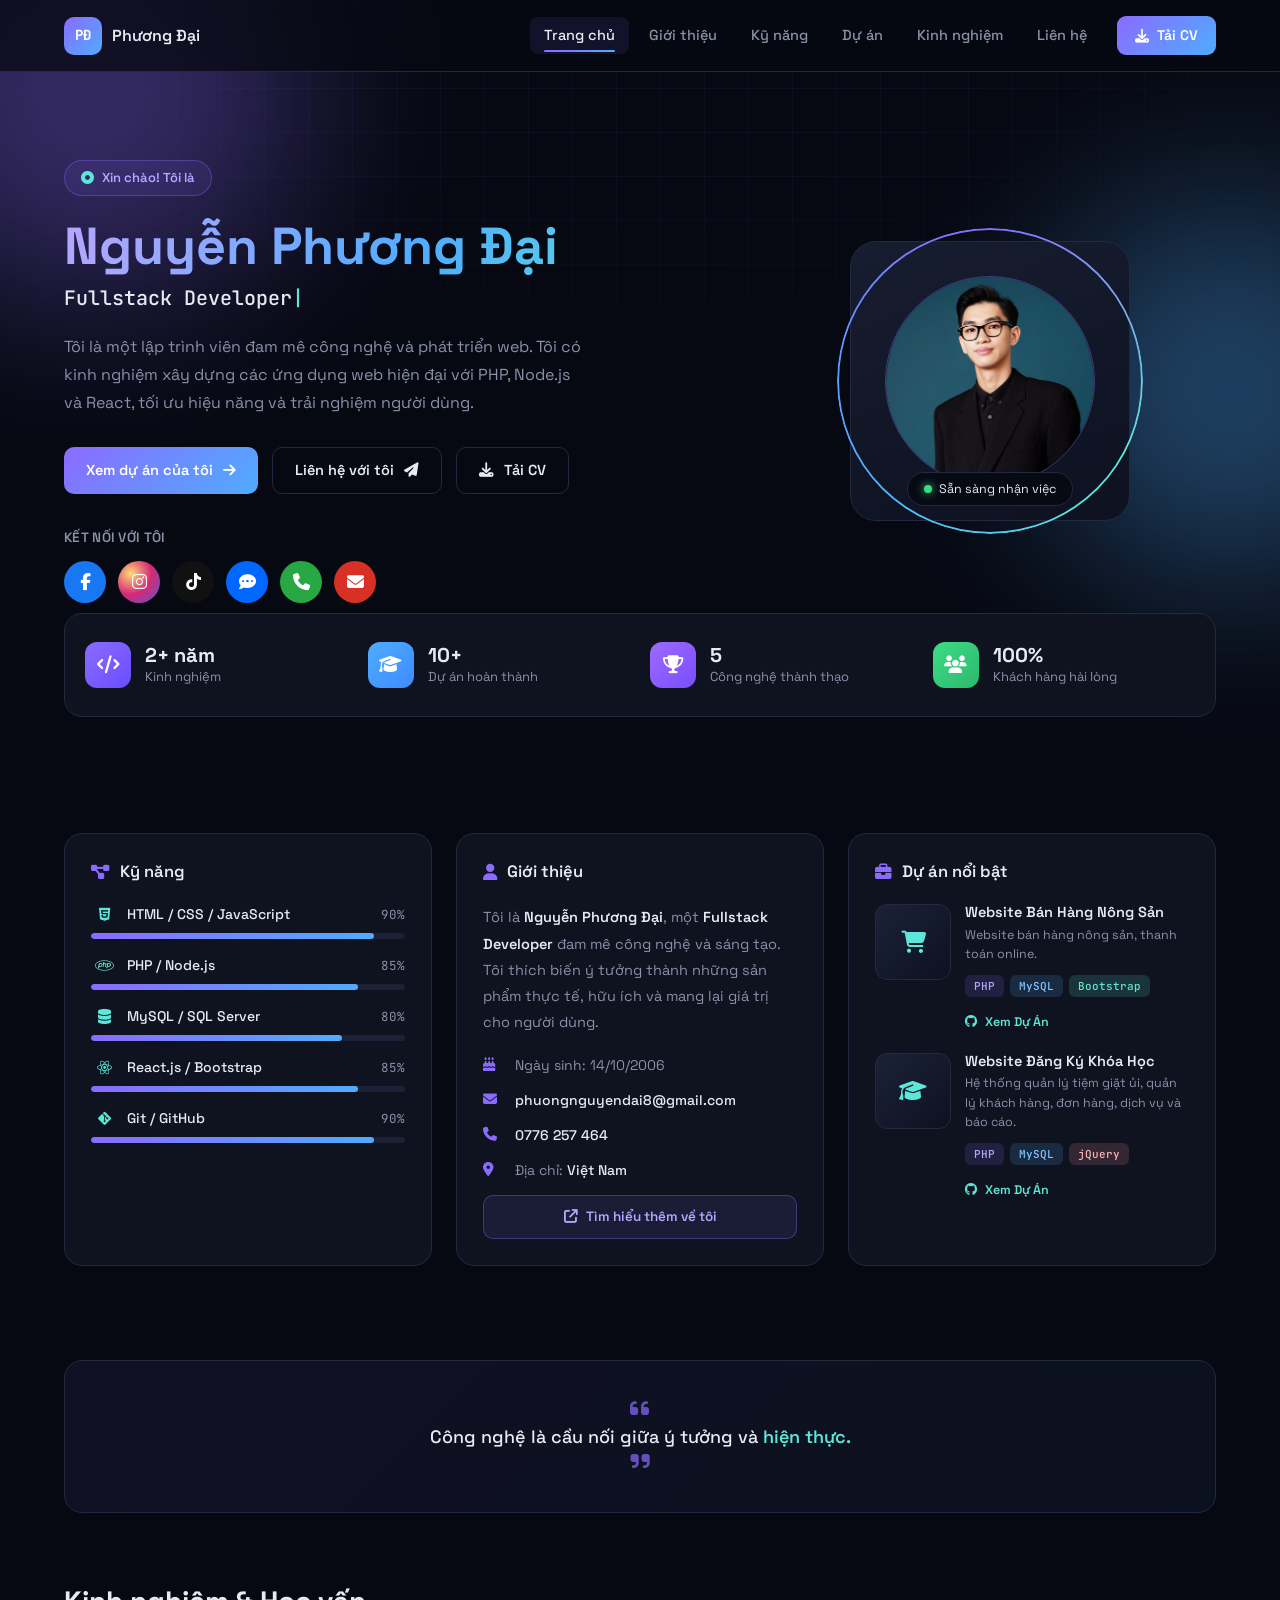
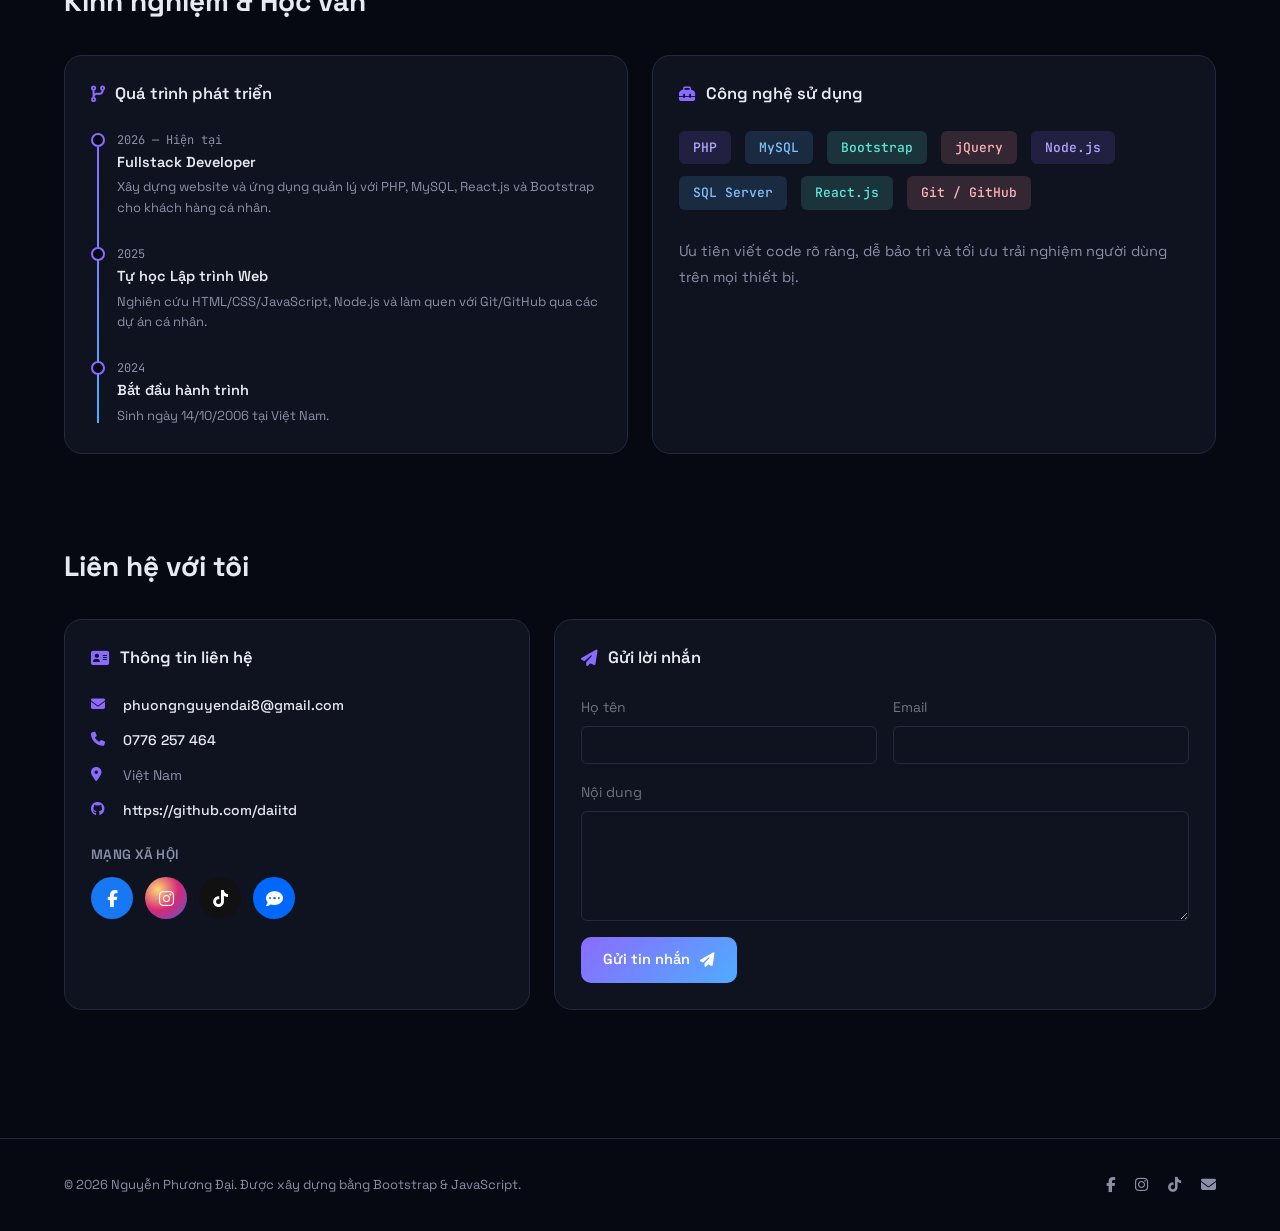
<file: phuongdai.html>
<!DOCTYPE html>
<html lang="vi">
<head>
<meta charset="UTF-8">
<meta name="viewport" content="width=device-width, initial-scale=1.0">
<title>Nguyễn Phương Đại | Fullstack Developer</title>

<!-- ===== SEO: Meta Description & Keywords ===== -->
<meta name="description" content="Portfolio của Nguyễn Phương Đại – Fullstack Developer tại Việt Nam. Chuyên PHP, Node.js, React.js, MySQL. Sẵn sàng nhận dự án web thương mại điện tử và ứng dụng quản lý.">
<meta name="keywords" content="Nguyễn Phương Đại, Fullstack Developer, PHP Developer, Node.js, React.js, MySQL, lập trình web Việt Nam, web developer, portfolio">
<meta name="author" content="Nguyễn Phương Đại">
<meta name="robots" content="index, follow">
<link rel="canonical" href="https://nguyenphuongdai.dev/">

<!-- ===== SEO: Open Graph (Facebook / Zalo share preview) ===== -->
<meta property="og:type" content="website">
<meta property="og:url" content="https://nguyenphuongdai.dev/">
<meta property="og:title" content="Nguyễn Phương Đại | Fullstack Developer">
<meta property="og:description" content="Fullstack Developer chuyên PHP, Node.js, React.js và MySQL. Xây dựng website hiện đại, tối ưu hiệu năng và trải nghiệm người dùng.">
<meta property="og:image" content="https://scontent.fsgn2-10.fna.fbcdn.net/v/t39.30808-6/500229909_721715650208728_3197551503493322333_n.jpg?stp=dst-jpg_tt6&cstp=mx1024x1024&ctp=s1024x1024&_nc_cat=109&ccb=1-7&_nc_sid=6ee11a&_nc_ohc=3MY7QlOuBbUQ7kNvwGScXfo&_nc_oc=Ado2bfHCLdO9o0dUpKKwvbN1XlHoEf5w-t3Xe3pUCOfRts__o8zXFtuVkL2vQH-HUmMyAVTdxhObdK-RU1EZwzqC&_nc_zt=23&_nc_ht=scontent.fsgn2-10.fna&_nc_gid=IA-P1Z6-YWDeCfZ_MUcY0Q&_nc_ss=7b2a8&oh=00_AQENaQy4LOSr6bm3wAV6KxqpTa7KUhFKQJaImWhET2qKjw&oe=6A82243A">
<meta property="og:image:width" content="1024">
<meta property="og:image:height" content="1024">
<meta property="og:locale" content="vi_VN">
<meta property="og:site_name" content="Nguyễn Phương Đại Portfolio">

<!-- ===== SEO: Twitter Card ===== -->
<meta name="twitter:card" content="summary_large_image">
<meta name="twitter:title" content="Nguyễn Phương Đại | Fullstack Developer">
<meta name="twitter:description" content="Fullstack Developer chuyên PHP, Node.js, React.js và MySQL. Xây dựng website hiện đại, tối ưu trải nghiệm người dùng.">
<meta name="twitter:image" content="https://scontent.fsgn2-10.fna.fbcdn.net/v/t39.30808-6/500229909_721715650208728_3197551503493322333_n.jpg?stp=dst-jpg_tt6&cstp=mx1024x1024&ctp=s1024x1024&_nc_cat=109&ccb=1-7&_nc_sid=6ee11a&_nc_ohc=3MY7QlOuBbUQ7kNvwGScXfo&_nc_oc=Ado2bfHCLdO9o0dUpKKwvbN1XlHoEf5w-t3Xe3pUCOfRts__o8zXFtuVkL2vQH-HUmMyAVTdxhObdK-RU1EZwzqC&_nc_zt=23&_nc_ht=scontent.fsgn2-10.fna&_nc_gid=IA-P1Z6-YWDeCfZ_MUcY0Q&_nc_ss=7b2a8&oh=00_AQENaQy4LOSr6bm3wAV6KxqpTa7KUhFKQJaImWhET2qKjw&oe=6A82243A">

<!-- ===== SEO: JSON-LD Structured Data (Person schema) ===== -->
<script type="application/ld+json">
{
  "@context": "https://schema.org",
  "@type": "Person",
  "name": "Nguyễn Phương Đại",
  "jobTitle": "Fullstack Developer",
  "url": "https://nguyenphuongdai.dev/",
  "email": "phuongnguyendai8@gmail.com",
  "telephone": "+84776257464",
  "address": {
    "@type": "PostalAddress",
    "addressCountry": "VN"
  },
  "sameAs": [
    "https://www.facebook.com/NguyenPhuongDaii",
    "https://www.instagram.com/nguy.enphuongdai/",
    "https://www.tiktok.com/@daipro1245",
    "https://github.com/daiitd"
  ],
  "knowsAbout": ["PHP", "Node.js", "React.js", "MySQL", "Bootstrap", "JavaScript", "Git"]
}
</script>

<!-- ===== SEO: Favicon placeholder (thay bằng file thật trên hosting) ===== -->
<link rel="icon" type="image/png" href="/favicon.png">
<link rel="apple-touch-icon" href="/apple-touch-icon.png">

<!-- ===== Performance: Preconnect third-party domains ===== -->
<link rel="preconnect" href="https://cdnjs.cloudflare.com" crossorigin>
<link rel="preconnect" href="https://cdn.jsdelivr.net" crossorigin>
<link rel="preconnect" href="https://code.jquery.com" crossorigin>

<link rel="stylesheet" href="https://cdnjs.cloudflare.com/ajax/libs/font-awesome/6.5.0/css/all.min.css">
<link rel="stylesheet" href="https://cdn.jsdelivr.net/npm/bootstrap@5.3.3/dist/css/bootstrap.min.css">
<link rel="preconnect" href="https://fonts.googleapis.com">
<link href="https://fonts.googleapis.com/css2?family=Space+Grotesk:wght@400;500;600;700&family=JetBrains+Mono:wght@400;500;600&display=swap" rel="stylesheet">
<style>
:root{
  --bg-void:#070912;
  --bg-panel:#0f1320;
  --bg-panel-hi:#141a2b;
  --line:#232a3f;
  --violet:#8b6bff;
  --blue:#4facfe;
  --cyan:#5ee7d8;
  --text:#e8eaf3;
  --muted:#8a90a8;
  --success:#3ddc84;
}
*{box-sizing:border-box;}
html{scroll-behavior:smooth;}
body{
  background:var(--bg-void);
  color:var(--text);
  font-family:'Space Grotesk', Arial, sans-serif;
  overflow-x:hidden;
}
.mono{font-family:'JetBrains Mono', monospace;}
/* ambient grid backdrop */
body::before{
  content:"";
  position:fixed; inset:0;
  background-image:
    linear-gradient(rgba(139,107,255,0.06) 1px, transparent 1px),
    linear-gradient(90deg, rgba(139,107,255,0.06) 1px, transparent 1px);
  background-size:44px 44px;
  mask-image:radial-gradient(ellipse 80% 60% at 50% 0%, #000 30%, transparent 75%);
  pointer-events:none;
  z-index:0;
}
.glow-orb{
  position:fixed; border-radius:50%; filter:blur(90px); opacity:.35; z-index:0; pointer-events:none;
}
.orb-a{width:420px;height:420px; top:-120px; left:-120px; background:var(--violet);}
.orb-b{width:380px;height:380px; top:200px; right:-140px; background:var(--blue);}
.container-xl-custom{max-width:1200px; margin:0 auto; padding:0 24px; position:relative; z-index:1;}
/* NAVBAR */
.navbar-custom{
  position:sticky; top:0; z-index:50;
  background:rgba(7,9,18,0.75);
  backdrop-filter:blur(14px);
  border-bottom:1px solid var(--line);
}
.navbar-inner{
  max-width:1200px; margin:0 auto; padding:16px 24px;
  display:flex; align-items:center; justify-content:space-between;
}
.brand{display:flex; align-items:center; gap:10px; text-decoration:none;}
.brand-mark{
  width:38px; height:38px; border-radius:10px;
  background:linear-gradient(135deg, var(--violet), var(--blue));
  display:flex; align-items:center; justify-content:center;
  font-family:'JetBrains Mono', monospace; font-weight:700; font-size:14px; color:#fff;
}
.brand-name{color:var(--text); font-weight:600; font-size:16px;}
.nav-links{display:flex; gap:6px; align-items:center;}
.nav-links a{
  color:var(--muted); text-decoration:none; font-size:14.5px; font-weight:500;
  padding:8px 14px; border-radius:8px; transition:.2s;
  position:relative;
}
.nav-links a:hover, .nav-links a.active{color:var(--text); background:rgba(139,107,255,0.1);}
.nav-links a.active::after{
  content:""; position:absolute; left:14px; right:14px; bottom:2px; height:2px;
  background:linear-gradient(90deg,var(--violet),var(--blue)); border-radius:2px;
}
.btn-cv{
  background:linear-gradient(135deg, var(--violet), var(--blue));
  color:#fff; border:none; padding:9px 18px; border-radius:9px;
  font-size:14px; font-weight:600; text-decoration:none;
  display:inline-flex; align-items:center; gap:8px;
  transition:transform .2s, box-shadow .2s;
}
.btn-cv:hover{transform:translateY(-2px); box-shadow:0 10px 24px rgba(139,107,255,0.35); color:#fff;}
.nav-toggle{display:none; background:none; border:none; color:var(--text); font-size:22px;}
/* HERO */
.hero{padding:88px 0 56px; position:relative;}
.badge-hello{
  display:inline-flex; align-items:center; gap:8px;
  background:rgba(139,107,255,0.1); border:1px solid rgba(139,107,255,0.35);
  color:#b6a6ff; font-size:13px; font-weight:600; padding:7px 16px; border-radius:999px;
  margin-bottom:22px;
}
.badge-hello i{color:var(--cyan);}
.hero-name{
  font-size:52px; font-weight:700; line-height:1.1; margin:0 0 8px;
  background:linear-gradient(100deg, #b6a6ff 0%, var(--blue) 55%, var(--cyan) 100%);
  -webkit-background-clip:text; background-clip:text; color:transparent;
}
.hero-role{
  font-family:'JetBrains Mono', monospace; font-size:20px; color:var(--text); font-weight:500;
  margin-bottom:20px; min-height:28px;
}
.hero-role .cursor{color:var(--cyan); animation:blink 1s step-end infinite;}
@keyframes blink{50%{opacity:0;}}
.hero-desc{color:var(--muted); font-size:16px; line-height:1.75; max-width:520px; margin-bottom:30px;}
.hero-cta{display:flex; gap:14px; flex-wrap:wrap; margin-bottom:34px;}
.btn-primary-glow{
  background:linear-gradient(135deg, var(--violet), var(--blue));
  border:none; color:#fff; padding:12px 22px; border-radius:10px; font-weight:600; font-size:14.5px;
  display:inline-flex; align-items:center; gap:10px; text-decoration:none; transition:.2s;
}
.btn-primary-glow:hover{transform:translateY(-2px); box-shadow:0 12px 28px rgba(139,107,255,0.4); color:#fff;}
.btn-outline-ghost{
  background:transparent; border:1px solid var(--line); color:var(--text);
  padding:12px 22px; border-radius:10px; font-weight:600; font-size:14.5px;
  display:inline-flex; align-items:center; gap:10px; text-decoration:none; transition:.2s;
}
.btn-outline-ghost:hover{border-color:var(--violet); color:var(--violet); transform:translateY(-2px);}
.connect-label{color:var(--muted); font-size:13.5px; margin-bottom:12px; font-weight:600; letter-spacing:.3px;}
.social-row{display:flex; gap:12px; flex-wrap:wrap;}
.social-circle{
  width:42px; height:42px; border-radius:50%; display:flex; align-items:center; justify-content:center;
  color:#fff; font-size:17px; text-decoration:none; transition:transform .2s, box-shadow .2s;
}
.social-circle:hover{transform:translateY(-3px) scale(1.06);}
.sc-fb{background:#1877f2;}
.sc-ig{background:radial-gradient(circle at 30% 30%, #feda75, #d62976, #4f5bd5);}
.sc-tt{background:#111;}
.sc-zl{background:#0068ff;}
.sc-ph{background:#28a745;}
.sc-gm{background:#d93025;}
/* avatar card */
.avatar-wrap{position:relative; display:flex; align-items:center; justify-content:center; padding:20px;}
.avatar-frame{
  position:relative; width:280px; height:280px; border-radius:26px;
  background:linear-gradient(160deg, #171d30, #0d1120);
  border:1px solid var(--line);
  display:flex; align-items:center; justify-content:center;
  overflow:visible;
}
.avatar-ring{
  position:absolute; inset:-14px; border-radius:50%;
  border:2px solid transparent;
  background:conic-gradient(from 0deg, var(--violet), var(--cyan), var(--blue), var(--violet)) border-box;
  -webkit-mask:linear-gradient(#000 0 0) padding-box, linear-gradient(#000 0 0);
  -webkit-mask-composite:xor; mask-composite:exclude;
  animation:spin 7s linear infinite;
}
@keyframes spin{to{transform:rotate(360deg);}}
.avatar-image{
  width:210px; height:210px; border-radius:50%;
  object-fit:cover;
  border:1px solid rgba(139,107,255,0.4);
}
.status-pill{
  position:absolute; bottom:14px; left:50%; transform:translateX(-50%);
  background:rgba(7,9,18,0.9); border:1px solid var(--line); backdrop-filter:blur(6px);
  padding:7px 16px; border-radius:999px; font-size:12.5px; display:flex; align-items:center; gap:7px; white-space:nowrap;
}
.status-dot{width:8px; height:8px; border-radius:50%; background:var(--success); box-shadow:0 0 8px var(--success);}
/* STATS BAR */
.stats-bar{
  background:var(--bg-panel); border:1px solid var(--line); border-radius:18px;
  padding:28px 20px; margin:10px 0 60px;
  display:grid; grid-template-columns:repeat(4,1fr); gap:20px;
}
.stat-item{display:flex; align-items:center; gap:14px;}
.stat-icon{
  width:46px; height:46px; border-radius:12px; flex:none;
  display:flex; align-items:center; justify-content:center; font-size:18px; color:#fff;
}
.stat-num{font-size:20px; font-weight:700; color:var(--text); line-height:1.2;}
.stat-label{font-size:13px; color:var(--muted);}
/* PANEL CARDS */
.panel{
  background:var(--bg-panel); border:1px solid var(--line); border-radius:18px; padding:26px;
  height:100%;
}
.panel-head{display:flex; align-items:center; justify-content:between; justify-content:space-between; margin-bottom:20px;}
.panel-title{display:flex; align-items:center; gap:10px; font-size:16.5px; font-weight:600; margin:0;}
.panel-title i{color:var(--violet);}
.panel-link{color:var(--blue); font-size:13px; text-decoration:none; font-weight:600;}
.panel-link:hover{color:var(--cyan);}
.skill-row{margin-bottom:16px;}
.skill-row:last-child{margin-bottom:0;}
.skill-top{display:flex; align-items:center; gap:10px; margin-bottom:8px;}
.skill-icon{width:26px; text-align:center; color:var(--cyan); font-size:15px;}
.skill-name{flex:1; font-size:14px; font-weight:500;}
.skill-pct{font-family:'JetBrains Mono',monospace; font-size:12.5px; color:var(--muted);}
.skill-track{height:6px; background:#1b2136; border-radius:99px; overflow:hidden;}
.skill-fill{height:100%; border-radius:99px; width:0%; background:linear-gradient(90deg,var(--violet),var(--blue)); transition:width 1.2s cubic-bezier(.3,.9,.2,1);}
.about-text{color:var(--muted); font-size:14.5px; line-height:1.8; margin-bottom:20px;}
.about-text b{color:var(--text); font-weight:600;}
.info-row{display:flex; align-items:flex-start; gap:12px; margin-bottom:14px; font-size:14px;}
.info-row i{width:20px; color:var(--violet); margin-top:2px;}
.info-row span{color:var(--muted);}
.info-row a{color:var(--text); text-decoration:none; font-weight:500;}
.info-row a:hover{color:var(--cyan);}
.btn-more{
  width:100%; background:rgba(139,107,255,0.1); border:1px solid rgba(139,107,255,0.35);
  color:#b6a6ff; padding:11px; border-radius:10px; font-size:13.5px; font-weight:600;
  display:flex; align-items:center; justify-content:center; gap:8px; text-decoration:none; transition:.2s;
}
.btn-more:hover{background:rgba(139,107,255,0.2); color:#fff;}
.project-card{display:flex; gap:14px; margin-bottom:20px;}
.project-card:last-child{margin-bottom:0;}
.project-thumb{
  width:76px; height:76px; border-radius:12px; flex:none;
  background:linear-gradient(135deg,#1b2138,#0d1120); border:1px solid var(--line);
  display:flex; align-items:center; justify-content:center; font-size:22px; color:var(--cyan);
}
.project-name{font-size:14.5px; font-weight:600; margin-bottom:4px;}
.project-desc{font-size:12.5px; color:var(--muted); line-height:1.55; margin-bottom:8px;}
.project-actions a{
  display:inline-flex; align-items:center; gap:8px; font-size:12.5px;
  color:var(--cyan); text-decoration:none; font-weight:600;
}
.project-actions a:hover{color:#a3fcff;}
.tag{
  display:inline-block; font-size:11px; font-family:'JetBrains Mono',monospace; font-weight:500;
  padding:3px 9px; border-radius:6px; margin-right:6px; margin-bottom:4px;
}
.tag-php{background:rgba(139,107,255,0.15); color:#b6a6ff;}
.tag-sql{background:rgba(79,172,254,0.15); color:#7fc6ff;}
.tag-bs{background:rgba(94,231,216,0.15); color:#5ee7d8;}
.tag-jq{background:rgba(255,154,158,0.15); color:#ffb3b6;}
/* QUOTE */
.quote-band{
  border:1px solid var(--line); border-radius:18px; padding:36px 30px; text-align:center;
  background:linear-gradient(135deg, rgba(139,107,255,0.08), rgba(79,172,254,0.05));
  margin:70px 0 0;
}
.quote-band .fa-quote-left, .quote-band .fa-quote-right{color:var(--violet); font-size:22px; opacity:.7;}
.quote-text{font-size:18px; font-weight:500; margin:0; color:var(--text);}
.quote-text .hl{color:var(--cyan); font-weight:600;}
/* EXPERIENCE timeline */
.timeline{position:relative; padding-left:26px;}
.timeline::before{content:""; position:absolute; left:6px; top:4px; bottom:4px; width:2px; background:linear-gradient(var(--violet),var(--blue));}
.tl-item{position:relative; padding-bottom:26px;}
.tl-item:last-child{padding-bottom:0;}
.tl-dot{position:absolute; left:-26px; top:2px; width:14px; height:14px; border-radius:50%; background:var(--bg-void); border:2px solid var(--violet);}
.tl-time{font-family:'JetBrains Mono',monospace; font-size:12px; color:var(--muted); margin-bottom:3px;}
.tl-title{font-size:14.5px; font-weight:600; margin-bottom:4px;}
.tl-desc{font-size:13px; color:var(--muted); line-height:1.6;}
/* FOOTER */
.site-footer{border-top:1px solid var(--line); margin-top:80px; padding:34px 0; position:relative; z-index:1;}
.footer-inner{display:flex; align-items:center; justify-content:space-between; flex-wrap:wrap; gap:14px;}
.footer-text{color:var(--muted); font-size:13px;}
.footer-social a{color:var(--muted); margin-left:16px; font-size:15px; text-decoration:none; transition:.2s;}
.footer-social a:hover{color:var(--cyan);}
section{scroll-margin-top:90px;}
.section-label{
  font-family:'JetBrains Mono',monospace; font-size:12.5px; color:var(--cyan); letter-spacing:1.5px;
  text-transform:uppercase; margin-bottom:8px; display:block;
}
.section-heading{font-size:28px; font-weight:700; margin-bottom:36px;}
@media (max-width: 991px){
  .nav-links{display:none;}
  .nav-toggle{display:block;}
  .hero-name{font-size:38px;}
  .stats-bar{grid-template-columns:repeat(2,1fr);}
  .avatar-frame{width:220px; height:220px;}
  .avatar-initials{width:170px; height:170px; font-size:44px;}
}
@media (max-width:576px){
  .stats-bar{grid-template-columns:1fr;}
}
</style>
</head>
<body>
<div class="glow-orb orb-a"></div>
<div class="glow-orb orb-b"></div>
<!-- NAVBAR -->
<nav class="navbar-custom" aria-label="Điều hướng chính">
  <div class="navbar-inner">
    <a href="#home" class="brand" aria-label="Trang chủ Nguyễn Phương Đại">
      <span class="brand-mark">PĐ</span>
      <span class="brand-name">Phương Đại</span>
    </a>
    <div class="d-flex align-items-center gap-3">
      <div class="nav-links" id="navLinks">
        <a href="#home" class="nav-link-item active">Trang chủ</a>
        <a href="#about" class="nav-link-item">Giới thiệu</a>
        <a href="#skills" class="nav-link-item">Kỹ năng</a>
        <a href="#projects" class="nav-link-item">Dự án</a>
        <a href="#experience" class="nav-link-item">Kinh nghiệm</a>
        <a href="#contact" class="nav-link-item">Liên hệ</a>
      </div>
      <a href="NguyenPhuongDai.pdf" download="NguyenPhuongDai_CV.pdf" class="btn-cv d-none d-lg-inline-flex"><i class="fas fa-download" aria-hidden="true"></i> Tải CV</a>
      <button class="nav-toggle d-lg-none" aria-label="Mở menu"><i class="fas fa-bars" aria-hidden="true"></i></button>
    </div>
  </div>
</nav>
<div class="container-xl-custom">
  <!-- HERO -->
  <section id="home" class="hero">
    <div class="row align-items-center g-5">
      <div class="col-lg-7">
        <span class="badge-hello"><i class="fas fa-circle-dot" aria-hidden="true"></i> Xin chào! Tôi là</span>
        <h1 class="hero-name">Nguyễn Phương Đại</h1>
        <div class="hero-role" id="typedRole" aria-label="Fullstack Developer">Fullstack Developer<span class="cursor" aria-hidden="true">|</span></div>
        <p class="hero-desc">
          Tôi là một lập trình viên đam mê công nghệ và phát triển web. Tôi có kinh nghiệm xây dựng
          các ứng dụng web hiện đại với PHP, Node.js và React, tối ưu hiệu năng và trải nghiệm người dùng.
        </p>
        <div class="hero-cta">
          <a href="#projects" class="btn-primary-glow">Xem dự án của tôi <i class="fas fa-arrow-right" aria-hidden="true"></i></a>
          <a href="#contact" class="btn-outline-ghost">Liên hệ với tôi <i class="fas fa-paper-plane" aria-hidden="true"></i></a>
          <a href="NguyenPhuongDai.pdf" download="NguyenPhuongDai_CV.pdf" class="btn-outline-ghost"><i class="fas fa-download" aria-hidden="true"></i> Tải CV</a>
        </div>
        <div class="connect-label">KẾT NỐI VỚI TÔI</div>
        <div class="social-row">
          <a href="https://www.facebook.com/NguyenPhuongDaii" target="_blank" rel="noopener noreferrer" class="social-circle sc-fb" title="Facebook Nguyễn Phương Đại" aria-label="Facebook"><i class="fab fa-facebook-f" aria-hidden="true"></i></a>
          <a href="https://www.instagram.com/nguy.enphuongdai/" target="_blank" rel="noopener noreferrer" class="social-circle sc-ig" title="Instagram Nguyễn Phương Đại" aria-label="Instagram"><i class="fab fa-instagram" aria-hidden="true"></i></a>
          <a href="https://www.tiktok.com/@daipro1245" target="_blank" rel="noopener noreferrer" class="social-circle sc-tt" title="TikTok" aria-label="TikTok"><i class="fab fa-tiktok" aria-hidden="true"></i></a>
          <a href="https://zalo.me/0776257464" target="_blank" rel="noopener noreferrer" class="social-circle sc-zl" title="Zalo" aria-label="Zalo"><i class="fas fa-comment-dots" aria-hidden="true"></i></a>
          <a href="tel:0776257464" class="social-circle sc-ph" title="Gọi điện" aria-label="Gọi điện"><i class="fas fa-phone" aria-hidden="true"></i></a>
          <a href="mailto:phuongnguyendai8@gmail.com" class="social-circle sc-gm" title="Gmail" aria-label="Gửi email"><i class="fas fa-envelope" aria-hidden="true"></i></a>
        </div>
      </div>
      <div class="col-lg-5">
        <div class="avatar-wrap">
          <div class="avatar-frame">
            <div class="avatar-ring" aria-hidden="true"></div>
            <img src="anhquachinhsua.png"
              alt="Ảnh đại diện Nguyễn Phương Đại – Fullstack Developer"
              class="avatar-image"
              width="210" height="210"
              loading="eager">
            <div class="status-pill"><span class="status-dot" aria-hidden="true"></span> Sẵn sàng nhận việc</div>
          </div>
        </div>
      </div>
    </div>
    <!-- STATS -->
    <div class="stats-bar" aria-label="Thống kê kinh nghiệm">
      <div class="stat-item">
        <div class="stat-icon" style="background:linear-gradient(135deg,#8b6bff,#6a4dff);" aria-hidden="true"><i class="fas fa-code"></i></div>
        <div><div class="stat-num"><span class="counter" data-target="2">0</span>+ năm</div><div class="stat-label">Kinh nghiệm</div></div>
      </div>
      <div class="stat-item">
        <div class="stat-icon" style="background:linear-gradient(135deg,#4facfe,#3d8bff);" aria-hidden="true"><i class="fas fa-graduation-cap"></i></div>
        <div><div class="stat-num"><span class="counter" data-target="10">0</span>+</div><div class="stat-label">Dự án hoàn thành</div></div>
      </div>
      <div class="stat-item">
        <div class="stat-icon" style="background:linear-gradient(135deg,#9d6bff,#7a4dff);" aria-hidden="true"><i class="fas fa-trophy"></i></div>
        <div><div class="stat-num"><span class="counter" data-target="5">0</span></div><div class="stat-label">Công nghệ thành thạo</div></div>
      </div>
      <div class="stat-item">
        <div class="stat-icon" style="background:linear-gradient(135deg,#3ddc84,#2bb96e);" aria-hidden="true"><i class="fas fa-users"></i></div>
        <div><div class="stat-num"><span class="counter" data-target="100">0</span>%</div><div class="stat-label">Khách hàng hài lòng</div></div>
      </div>
    </div>
  </section>
  <!-- MAIN GRID: SKILLS / ABOUT / PROJECTS -->
  <div class="row g-4 pb-4">
    <div class="col-lg-4">
      <div id="skills" class="panel">
        <div class="panel-head">
          <p class="panel-title"><i class="fas fa-diagram-project" aria-hidden="true"></i> Kỹ năng</p>
        </div>
        <div class="skill-row">
          <div class="skill-top"><i class="fab fa-html5 skill-icon" aria-hidden="true"></i><span class="skill-name">HTML / CSS / JavaScript</span><span class="skill-pct">90%</span></div>
          <div class="skill-track"><div class="skill-fill" data-width="90" role="progressbar" aria-valuenow="90" aria-valuemin="0" aria-valuemax="100" aria-label="HTML/CSS/JavaScript 90%"></div></div>
        </div>
        <div class="skill-row">
          <div class="skill-top"><i class="fab fa-php skill-icon" aria-hidden="true"></i><span class="skill-name">PHP / Node.js</span><span class="skill-pct">85%</span></div>
          <div class="skill-track"><div class="skill-fill" data-width="85" role="progressbar" aria-valuenow="85" aria-valuemin="0" aria-valuemax="100" aria-label="PHP/Node.js 85%"></div></div>
        </div>
        <div class="skill-row">
          <div class="skill-top"><i class="fas fa-database skill-icon" aria-hidden="true"></i><span class="skill-name">MySQL / SQL Server</span><span class="skill-pct">80%</span></div>
          <div class="skill-track"><div class="skill-fill" data-width="80" role="progressbar" aria-valuenow="80" aria-valuemin="0" aria-valuemax="100" aria-label="MySQL/SQL Server 80%"></div></div>
        </div>
        <div class="skill-row">
          <div class="skill-top"><i class="fab fa-react skill-icon" aria-hidden="true"></i><span class="skill-name">React.js / Bootstrap</span><span class="skill-pct">85%</span></div>
          <div class="skill-track"><div class="skill-fill" data-width="85" role="progressbar" aria-valuenow="85" aria-valuemin="0" aria-valuemax="100" aria-label="React.js/Bootstrap 85%"></div></div>
        </div>
        <div class="skill-row">
          <div class="skill-top"><i class="fab fa-git-alt skill-icon" aria-hidden="true"></i><span class="skill-name">Git / GitHub</span><span class="skill-pct">90%</span></div>
          <div class="skill-track"><div class="skill-fill" data-width="90" role="progressbar" aria-valuenow="90" aria-valuemin="0" aria-valuemax="100" aria-label="Git/GitHub 90%"></div></div>
        </div>
      </div>
    </div>
    <div class="col-lg-4">
      <div id="about" class="panel">
        <div class="panel-head">
          <p class="panel-title"><i class="fas fa-user" aria-hidden="true"></i> Giới thiệu</p>
        </div>
        <p class="about-text">
          Tôi là <b>Nguyễn Phương Đại</b>, một <b>Fullstack Developer</b> đam mê công nghệ và sáng tạo.
          Tôi thích biến ý tưởng thành những sản phẩm thực tế, hữu ích và mang lại giá trị cho người dùng.
        </p>
        <div class="info-row"><i class="fas fa-cake-candles" aria-hidden="true"></i><span>Ngày sinh: 14/10/2006</span></div>
        <div class="info-row"><i class="fas fa-envelope" aria-hidden="true"></i><a href="mailto:phuongnguyendai8@gmail.com">phuongnguyendai8@gmail.com</a></div>
        <div class="info-row"><i class="fas fa-phone" aria-hidden="true"></i><a href="tel:0776257464">0776 257 464</a></div>
        <div class="info-row"><i class="fas fa-location-dot" aria-hidden="true"></i><span>Địa chỉ: <a href="#contact">Việt Nam</a></span></div>
        <a href="#contact" class="btn-more"><i class="fas fa-arrow-up-right-from-square" aria-hidden="true"></i> Tìm hiểu thêm về tôi</a>
      </div>
    </div>
    <div class="col-lg-4">
      <div id="projects" class="panel">
        <div class="panel-head">
          <p class="panel-title"><i class="fas fa-briefcase" aria-hidden="true"></i> Dự án nổi bật</p>
        </div>
        <article class="project-card">
          <div class="project-thumb" aria-hidden="true"><i class="fas fa-cart-shopping"></i></div>
          <div>
            <h3 class="project-name">Website Bán Hàng Nông Sản</h3>
            <p class="project-desc">Website bán hàng nông sản, thanh toán online.</p>
            <span class="tag tag-php">PHP</span><span class="tag tag-sql">MySQL</span><span class="tag tag-bs">Bootstrap</span>
            <div class="project-actions mt-2">
              <a href="https://github.com/daiitd/DuAnNongSan" target="_blank" rel="noopener noreferrer"><i class="fab fa-github" aria-hidden="true"></i> Xem Dự Án</a>
            </div>
          </div>
        </article>
        <article class="project-card">
          <div class="project-thumb" aria-hidden="true"><i class="fas fa-graduation-cap"></i></div>
          <div>
            <h3 class="project-name">Website Đăng Ký Khóa Học</h3>
            <p class="project-desc">Hệ thống quản lý tiệm giặt ủi, quản lý khách hàng, đơn hàng, dịch vụ và báo cáo.</p>
            <span class="tag tag-php">PHP</span><span class="tag tag-sql">MySQL</span><span class="tag tag-jq">jQuery</span>
            <div class="project-actions mt-2">
              <a href="https://daiitd.github.io/ThayHaDayLaiXe/" target="_blank" rel="noopener noreferrer"><i class="fab fa-github" aria-hidden="true"></i>Xem Dự Án</a>
            </div>
          </div>
        </article>
      </div>
    </div>
  </div>
  <!-- QUOTE -->
  <div class="quote-band">
    <i class="fas fa-quote-left" aria-hidden="true"></i>
    <p class="quote-text"> Công nghệ là cầu nối giữa ý tưởng và <span class="hl">hiện thực.</span> </p>
    <i class="fas fa-quote-right" aria-hidden="true"></i>
  </div>
  <!-- EXPERIENCE -->
  <section id="experience" class="py-5 mt-4">
    <h2 class="section-heading">Kinh nghiệm & Học vấn</h2>
    <div class="row g-4">
      <div class="col-lg-6">
        <div class="panel">
          <p class="panel-title mb-4"><i class="fas fa-code-branch" aria-hidden="true"></i> Quá trình phát triển</p>
          <div class="timeline">
            <div class="tl-item">
              <div class="tl-dot" aria-hidden="true"></div>
              <div class="tl-time">2026 — Hiện tại</div>
              <div class="tl-title">Fullstack Developer</div>
              <div class="tl-desc">Xây dựng website và ứng dụng quản lý với PHP, MySQL, React.js và Bootstrap cho khách hàng cá nhân.</div>
            </div>
            <div class="tl-item">
              <div class="tl-dot" aria-hidden="true"></div>
              <div class="tl-time">2025</div>
              <div class="tl-title">Tự học Lập trình Web</div>
              <div class="tl-desc">Nghiên cứu HTML/CSS/JavaScript, Node.js và làm quen với Git/GitHub qua các dự án cá nhân.</div>
            </div>
            <div class="tl-item">
              <div class="tl-dot" aria-hidden="true"></div>
              <div class="tl-time">2024</div>
              <div class="tl-title">Bắt đầu hành trình</div>
              <div class="tl-desc">Sinh ngày 14/10/2006 tại Việt Nam.</div>
            </div>
          </div>
        </div>
      </div>
      <div class="col-lg-6">
        <div class="panel">
          <p class="panel-title mb-4"><i class="fas fa-toolbox" aria-hidden="true"></i> Công nghệ sử dụng</p>
          <div class="d-flex flex-wrap gap-2">
            <span class="tag tag-php" style="font-size:13px;padding:7px 14px;">PHP</span>
            <span class="tag tag-sql" style="font-size:13px;padding:7px 14px;">MySQL</span>
            <span class="tag tag-bs" style="font-size:13px;padding:7px 14px;">Bootstrap</span>
            <span class="tag tag-jq" style="font-size:13px;padding:7px 14px;">jQuery</span>
            <span class="tag tag-php" style="font-size:13px;padding:7px 14px;">Node.js</span>
            <span class="tag tag-sql" style="font-size:13px;padding:7px 14px;">SQL Server</span>
            <span class="tag tag-bs" style="font-size:13px;padding:7px 14px;">React.js</span>
            <span class="tag tag-jq" style="font-size:13px;padding:7px 14px;">Git / GitHub</span>
          </div>
          <p class="about-text mt-4 mb-0">
            Ưu tiên viết code rõ ràng, dễ bảo trì và tối ưu trải nghiệm người dùng trên mọi thiết bị.
          </p>
        </div>
      </div>
    </div>
  </section>
  <!-- CONTACT -->
  <section id="contact" class="py-5">
    <h2 class="section-heading">Liên hệ với tôi</h2>
    <div class="row g-4">
      <div class="col-lg-5">
        <div class="panel h-100">
          <p class="panel-title mb-4"><i class="fas fa-address-card" aria-hidden="true"></i> Thông tin liên hệ</p>
          <div class="info-row"><i class="fas fa-envelope" aria-hidden="true"></i><a href="mailto:phuongnguyendai8@gmail.com">phuongnguyendai8@gmail.com</a></div>
          <div class="info-row"><i class="fas fa-phone" aria-hidden="true"></i><a href="tel:0776257464">0776 257 464</a></div>
          <div class="info-row"><i class="fas fa-location-dot" aria-hidden="true"></i><span>Việt Nam</span></div>
          <div class="info-row"><i class="fab fa-github" aria-hidden="true"></i><a href="https://github.com/daiitd" target="_blank" rel="noopener noreferrer">https://github.com/daiitd</a></div>
          <div class="connect-label mt-4">MẠNG XÃ HỘI</div>
          <div class="social-row">
            <a href="https://www.facebook.com/NguyenPhuongDaii" target="_blank" rel="noopener noreferrer" class="social-circle sc-fb" aria-label="Facebook"><i class="fab fa-facebook-f" aria-hidden="true"></i></a>
            <a href="https://www.instagram.com/nguy.enphuongdai/" target="_blank" rel="noopener noreferrer" class="social-circle sc-ig" aria-label="Instagram"><i class="fab fa-instagram" aria-hidden="true"></i></a>
            <a href="https://www.tiktok.com/@daipro1245" target="_blank" rel="noopener noreferrer" class="social-circle sc-tt" aria-label="TikTok"><i class="fab fa-tiktok" aria-hidden="true"></i></a>
            <a href="https://zalo.me/0776257464" target="_blank" rel="noopener noreferrer" class="social-circle sc-zl" aria-label="Zalo"><i class="fas fa-comment-dots" aria-hidden="true"></i></a>
          </div>
        </div>
      </div>
      <div class="col-lg-7">
        <div class="panel h-100">
          <p class="panel-title mb-4"><i class="fas fa-paper-plane" aria-hidden="true"></i> Gửi lời nhắn</p>
          <form id="contactForm" novalidate>
            <div class="row g-3">
              <div class="col-md-6">
                <label class="form-label small text-secondary" for="contactName">Họ tên</label>
                <input type="text" id="contactName" name="name" class="form-control bg-transparent text-light" style="border-color:var(--line);" required autocomplete="name">
              </div>
              <div class="col-md-6">
                <label class="form-label small text-secondary" for="contactEmail">Email</label>
                <input type="email" id="contactEmail" name="email" class="form-control bg-transparent text-light" style="border-color:var(--line);" required autocomplete="email">
              </div>
              <div class="col-12">
                <label class="form-label small text-secondary" for="contactMessage">Nội dung</label>
                <textarea id="contactMessage" name="message" class="form-control bg-transparent text-light" rows="4" style="border-color:var(--line);" required></textarea>
              </div>
              <div class="col-12">
                <button type="submit" class="btn-primary-glow border-0" style="cursor:pointer;">Gửi tin nhắn <i class="fas fa-paper-plane" aria-hidden="true"></i></button>
              </div>
            </div>
          </form>
        </div>
      </div>
    </div>
  </section>
</div>
<footer class="site-footer">
  <div class="container-xl-custom footer-inner">
    <div class="footer-text">© <span id="year"></span> Nguyễn Phương Đại. Được xây dựng bằng Bootstrap & JavaScript.</div>
    <div class="footer-social">
      <a href="https://www.facebook.com/NguyenPhuongDaii" target="_blank" rel="noopener noreferrer" aria-label="Facebook"><i class="fab fa-facebook-f" aria-hidden="true"></i></a>
      <a href="https://www.instagram.com/nguy.enphuongdai/" target="_blank" rel="noopener noreferrer" aria-label="Instagram"><i class="fab fa-instagram" aria-hidden="true"></i></a>
      <a href="https://www.tiktok.com/@daipro1245" target="_blank" rel="noopener noreferrer" aria-label="TikTok"><i class="fab fa-tiktok" aria-hidden="true"></i></a>
      <a href="mailto:phuongnguyendai8@gmail.com" aria-label="Gửi email"><i class="fas fa-envelope" aria-hidden="true"></i></a>
    </div>
  </div>
</footer>
<script src="https://cdn.jsdelivr.net/npm/bootstrap@5.3.3/dist/js/bootstrap.bundle.min.js"></script>
<script src="https://code.jquery.com/jquery-3.7.1.min.js"></script>
<script>
$(function(){
  document.getElementById('year').textContent = new Date().getFullYear();
  /* ---- Typing effect for role ---- */
  const roles = ["Fullstack Developer", "PHP / Node.js Developer", "React & Bootstrap", "Xây dựng web hiện đại"];
  const roleEl = document.getElementById('typedRole');
  let ri = 0, ci = 0, deleting = false;
  function typeLoop(){
    const current = roles[ri];
    if(!deleting){
      ci++;
      if(ci > current.length){ deleting = true; setTimeout(typeLoop, 1400); return; }
    } else {
      ci--;
      if(ci < 0){ deleting = false; ri = (ri+1) % roles.length; ci = 0; }
    }
    roleEl.innerHTML = current.substring(0, ci) + '<span class="cursor" aria-hidden="true">|</span>';
    setTimeout(typeLoop, deleting ? 40 : 80);
  }
  typeLoop();
  /* ---- Scroll spy nav highlight ---- */
  const sections = $('section, .hero');
  const navItems = $('.nav-link-item');
  $(window).on('scroll', function(){
    let scrollPos = $(window).scrollTop() + 110;
    sections.each(function(){
      const top = $(this).offset().top;
      const bottom = top + $(this).outerHeight();
      const id = $(this).attr('id');
      if(id && scrollPos >= top && scrollPos < bottom){
        navItems.removeClass('active');
        navItems.filter('[href="#'+id+'"]').addClass('active');
      }
    });
  });
  /* ---- Skill bars + counters animate on view ---- */
  const animated = {skills:false, stats:false};
  function animateSkills(){
    if(animated.skills) return;
    animated.skills = true;
    $('.skill-fill').each(function(){
      $(this).css('width', $(this).data('width') + '%');
    });
  }
  function animateCounters(){
    if(animated.stats) return;
    animated.stats = true;
    $('.counter').each(function(){
      const $this = $(this);
      const target = parseInt($this.data('target'));
      let count = 0;
      const step = Math.max(1, Math.ceil(target/40));
      const timer = setInterval(function(){
        count += step;
        if(count >= target){ count = target; clearInterval(timer); }
        $this.text(count);
      }, 30);
    });
  }
  function checkInView(){
    const winTop = $(window).scrollTop();
    const winBottom = winTop + $(window).height();
    const $skills = $('#skills');
    const $stats = $('.stats-bar');
    if($skills.length){
      const t = $skills.offset().top;
      if(winBottom > t + 60) animateSkills();
    }
    if($stats.length){
      const t = $stats.offset().top;
      if(winBottom > t + 40) animateCounters();
    }
  }
  $(window).on('scroll', checkInView);
  checkInView();
  /* ---- Contact form (demo only) ---- */
  $('#contactForm').on('submit', function(e){
    e.preventDefault();
    const btn = $(this).find('button[type="submit"]');
    const original = btn.html();
    btn.html('Đã gửi! <i class="fas fa-check" aria-hidden="true"></i>');
    this.reset();
    setTimeout(()=>btn.html(original), 2200);
  });
  /* ---- Mobile nav toggle (simple) ---- */
  $('.nav-toggle').on('click', function(){
    $('#navLinks').slideToggle(200);
  });
});
</script>
</body>
</html>
</file>
